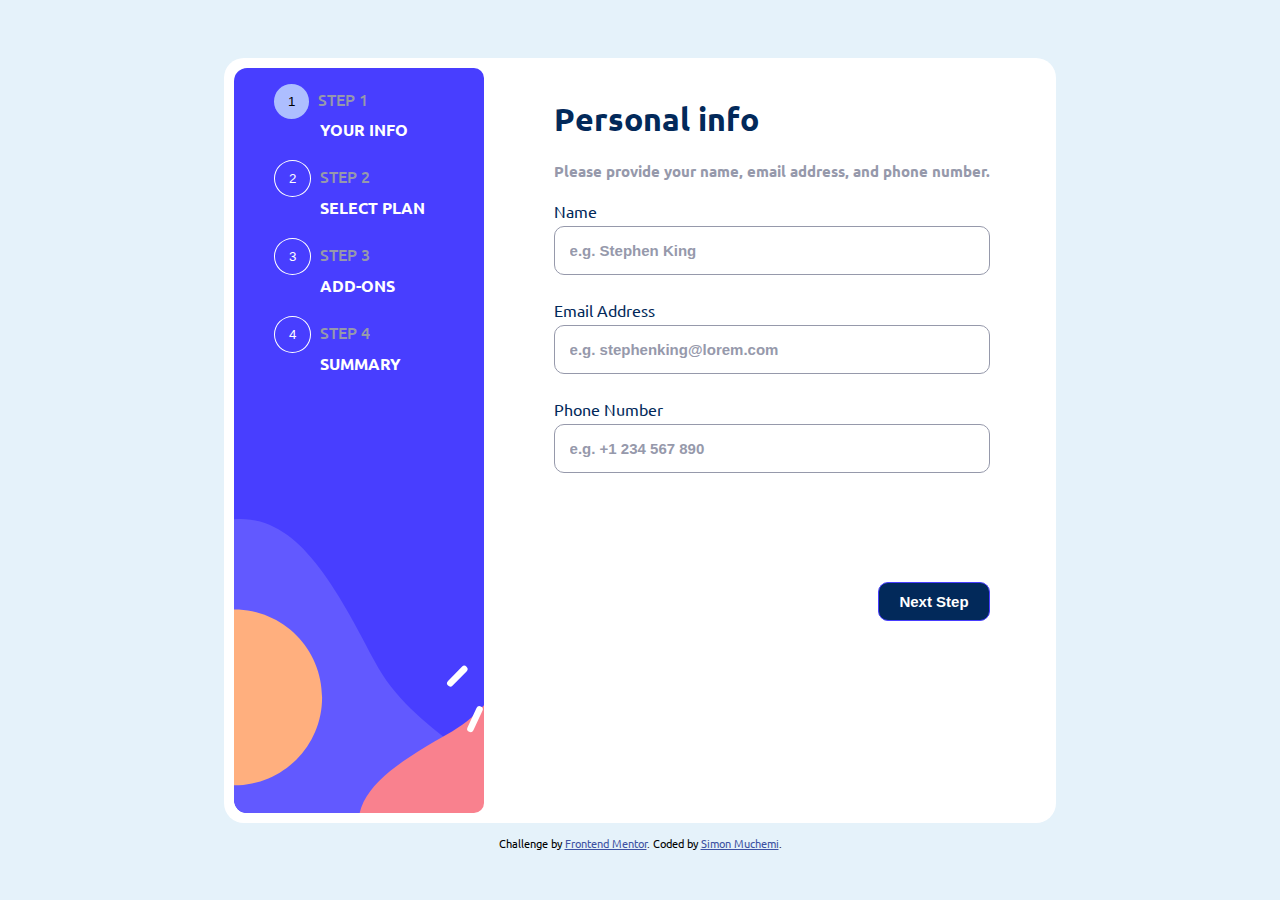
<file: index.html>
<!DOCTYPE html>
<html lang="en">
<head>
    <meta charset="UTF-8">
    <meta name="viewport" content="width=device-width, initial-scale=1.0">
    <!-- displays site properly based on user's device -->
    <link rel="stylesheet" href="https://fonts.googleapis.com/css2?family=Ubuntu">
    <link rel="icon" type="image/png" sizes="32x32" href="./assets/images/favicon-32x32.png">
    <link rel="stylesheet" href="/styles.css">
    <title>Frontend Mentor | Multi-step form</title>
</head>
<body>
<main>
    <div class="container">
        <div class="sidebar">
            <ul id="options">
                <li>
                    <button onclick="window.location.href = 'index.html';"
                            class="sidebar-button"
                            style="
                            border: none;
                            background-color: hsl(228, 100%, 84%);
                            color: black;
                        ">
                        1
                    </button>
                    <a class="grey">Step 1</a><br>
                    <a class="page-label">YOUR INFO</a><br>
                </li>
                <li>
                    <button onclick="window.location.href = '/select-plan.html';" class="sidebar-button">2</button>
                    <a class="grey">Step 2</a><br>
                    <a class="page-label">SELECT PLAN</a><br>
                </li>
                <li>
                    <button onclick="window.location.href = '/pick-add-ons.html';" class="sidebar-button">3</button>
                    <a class="grey">Step 3</a><br>
                    <a class="page-label">ADD-ONS</a><br>
                </li>
                <li>
                    <button onclick="window.location.href = '/summary.html';" class="sidebar-button">4</button>
                    <a class="grey">Step 4</a><br>
                    <a class="page-label">SUMMARY</a><br>
                </li>
            </ul>
        </div>
        <div class="myForm">
            <h1>Personal info</h1>
            <h3>Please provide your name, email address, and phone number.
            </h3>
            <form action="/select-plan.html">
                <label for="name">Name
                    <input id="name" type="text" placeholder="e.g. Stephen King">
                </label><br>
                <label for="email">Email Address
                    <input id="email" type="email" placeholder="e.g. stephenking@lorem.com">
                </label><br>
                <label for="telephone">Phone Number
                    <input id="telephone" type="tel" placeholder="e.g. +1 234 567 890">
                </label>
                <div class="button-container">
                    <button id="back" style="visibility: hidden;">Go Back</button>
                    <a href="/select-plan.html">
                        <button id="next">Next Step</button>
                    </a>
                </div>
            </form>
        </div>
    </div>
</main>
<div class="attribution">
    Challenge by <a href="https://www.frontendmentor.io?ref=challenge" target="_blank">Frontend Mentor</a>.
    Coded by <a href="https://github.com/SymonMuchemi" target="_blank">Simon Muchemi</a>.
</div>
</body>
</html>
</file>
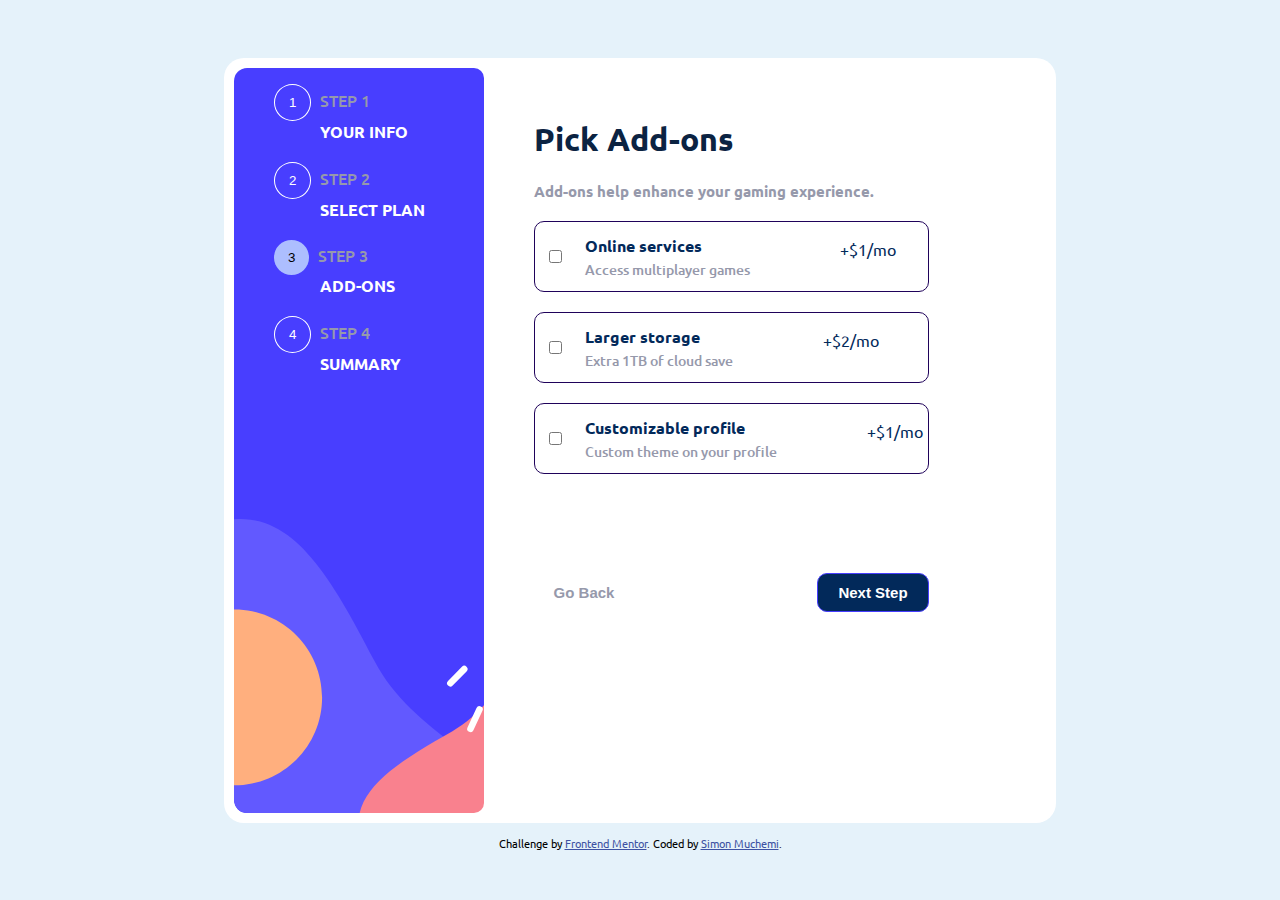
<file: pick-add-ons.html>
<!DOCTYPE html>
<html lang="en">
<head>
    <meta charset="UTF-8">
    <meta name="viewport" content="width=device-width, initial-scale=1.0">
    <!-- displays site properly based on user's device -->
    <link rel="stylesheet" href="https://fonts.googleapis.com/css2?family=Ubuntu">
    <link rel="icon" type="image/png" sizes="32x32" href="./assets/images/favicon-32x32.png">
    <link rel="stylesheet" href="styles.css">
    <script src="script.js" defer></script>
    <title>Frontend Mentor | Multi-step form</title>
</head>
<body>
<main>
    <div class="container">
        <div class="sidebar">
            <ul id="options">
                <li>
                    <button onclick="window.location.href = '/index.html';"
                            class="sidebar-button">
                        1
                    </button>
                    <a class="grey">Step 1</a><br>
                    <a class="page-label">YOUR INFO</a><br>
                </li>
                <li>
                    <button onclick="window.location.href = '/select-plan.html';"
                            class="sidebar-button"
                    >2
                    </button>
                    <a class="grey">Step 2</a><br>
                    <a class="page-label">SELECT PLAN</a><br>
                </li>
                <li>
                    <button onclick="window.location.href = '/pick-add-ons.html';"
                            class="sidebar-button"
                            style="
                            border: none;
                            background-color: hsl(228, 100%, 84%);
                            color: black;
                        "
                    >3
                    </button>
                    <a class="grey">Step 3</a><br>
                    <a class="page-label">ADD-ONS</a><br>
                </li>
                <li>
                    <button onclick="window.location.href = '/summary.html';" class="sidebar-button">4</button>
                    <a class="grey">Step 4</a><br>
                    <a class="page-label">SUMMARY</a><br>
                </li>
            </ul>
        </div>
        <div class="plan-container">
            <h1>Pick Add-ons</h1>
            <h3>Add-ons help enhance your gaming experience.</h3>
            <div class="add-ons">
                <label for="service" class="add-ons-label">
                    <input type="checkbox" name="online-service" id="service">
                    <div class="labels">
                        <p class="label-text">Online services</p>
                        <p class="cost">Access multiplayer games</p>
                    </div>
                    <span class="add-on-cost">+$1/mo</span>
                </label>
            </div>
            <div class="add-ons">
                <label for="storage" class="add-ons-label">
                    <input type="checkbox" name="online-service" id="storage">
                    <div class="labels">
                        <p class="label-text">Larger storage</p>
                        <p class="cost">Extra 1TB of cloud save</p>
                    </div>
                    <span class="add-on-cost">+$2/mo</span>
                </label>
            </div>
            <div class="add-ons">
                <label for="profile" class="add-ons-label">
                    <input type="checkbox" name="online-service" id="profile">
                    <div class="labels">
                        <p class="label-text">Customizable profile</p>
                        <p class="cost">Custom theme on your profile</p>
                    </div>
                    <span class="add-on-cost">+$1/mo</span>
                </label>
            </div>
            <div class="button-container">
                <button id="back" onclick="window.location.href = 'index.html'">Go Back</button>
                <button id="next">Next Step</button>
            </div>
        </div>
    </div>
</main>
<div class="attribution">
    Challenge by <a href="https://www.frontendmentor.io?ref=challenge" target="_blank">Frontend Mentor</a>.
    Coded by <a href="https://github.com/SymonMuchemi" target="_blank">Simon Muchemi</a>.
</div>
</body>
</html>
</file>
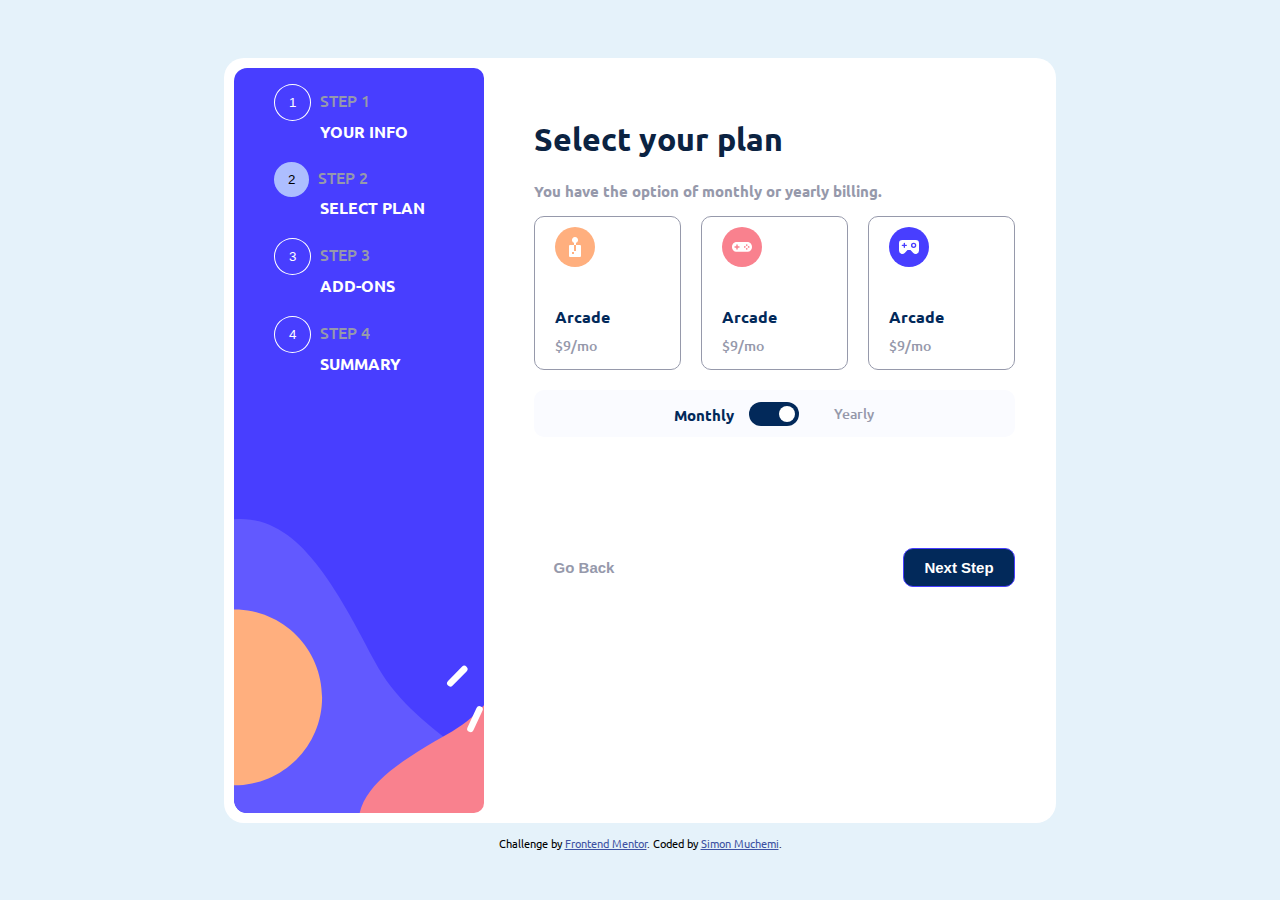
<file: select-plan.html>
<!DOCTYPE html>
<html lang="en">
<head>
    <meta charset="UTF-8">
    <meta name="viewport" content="width=device-width, initial-scale=1.0">
    <!-- displays site properly based on user's device -->
    <link rel="stylesheet" href="https://fonts.googleapis.com/css2?family=Ubuntu">
    <link rel="icon" type="image/png" sizes="32x32" href="./assets/images/favicon-32x32.png">
    <link rel="stylesheet" href="styles.css">
    <script src="script.js" defer></script>
    <title>Frontend Mentor | Multi-step form</title>
</head>
<body>
<main>
    <div class="container">
        <div class="sidebar">
            <ul id="options">
                <li>
                    <button onclick="window.location.href = 'index.html';"
                            class="sidebar-button">
                        1
                    </button>
                    <a class="grey">Step 1</a><br>
                    <a class="page-label">YOUR INFO</a><br>
                </li>
                <li>
                    <button onclick="window.location.href = 'select-plan.html';"
                            class="sidebar-button"
                            style="
                            border: none;
                            background-color: hsl(228, 100%, 84%);
                            color: black;
                        "
                    >2
                    </button>
                    <a class="grey">Step 2</a><br>
                    <a class="page-label">SELECT PLAN</a><br>
                </li>
                <li>
                    <button onclick="window.location.href = '/pick-add-ons.html';" class="sidebar-button">3</button>
                    <a class="grey">Step 3</a><br>
                    <a class="page-label">ADD-ONS</a><br>
                </li>
                <li>
                    <button onclick="window.location.href = '/summary.html';" class="sidebar-button">4</button>
                    <a class="grey">Step 4</a><br>
                    <a class="page-label">SUMMARY</a><br>
                </li>
            </ul>
        </div>
        <div class="plan-container">
            <h1>Select your plan</h1>
            <h3>You have the option of monthly or yearly billing.</h3>
            <section>
                <div class="tile" id="arcade-tab">
                    <img src="assets/images/icon-arcade.svg" alt="arcade icon" width="40" height="40">
                    <p class="label-text">Arcade</p>
                    <p class="cost">$9/mo</p>
                </div>
                <div class="tile" id="advanced-tab">
                    <img src="assets/images/icon-advanced.svg" alt="advance icon" width="40" height="40">
                    <p class="label-text">Arcade</p>
                    <p class="cost">$9/mo</p>
                </div>
                <div class="tile" id="pro-tab">
                    <img src="assets/images/icon-pro.svg" alt="pro icon" width="40" height="40">
                    <p class="label-text">Arcade</p>
                    <p class="cost">$9/mo</p>
                </div>
            </section>
            <div class="duration">
                <p class="label-text">Monthly</p>
                <label class="switch">
                    <input type="checkbox" checked>
                    <span class="slider round"></span>
                </label>
                <p class="cost">Yearly</p>
            </div>
            <div class="button-container">
                <button id="back" onclick="window.location.href = 'index.html'">Go Back</button>
                <button id="next">Next Step</button>
            </div>
        </div>
    </div>
</main>
<div class="attribution">
    Challenge by <a href="https://www.frontendmentor.io?ref=challenge" target="_blank">Frontend Mentor</a>.
    Coded by <a href="https://github.com/SymonMuchemi" target="_blank">Simon Muchemi</a>.
</div>
</body>
</html>
</file>
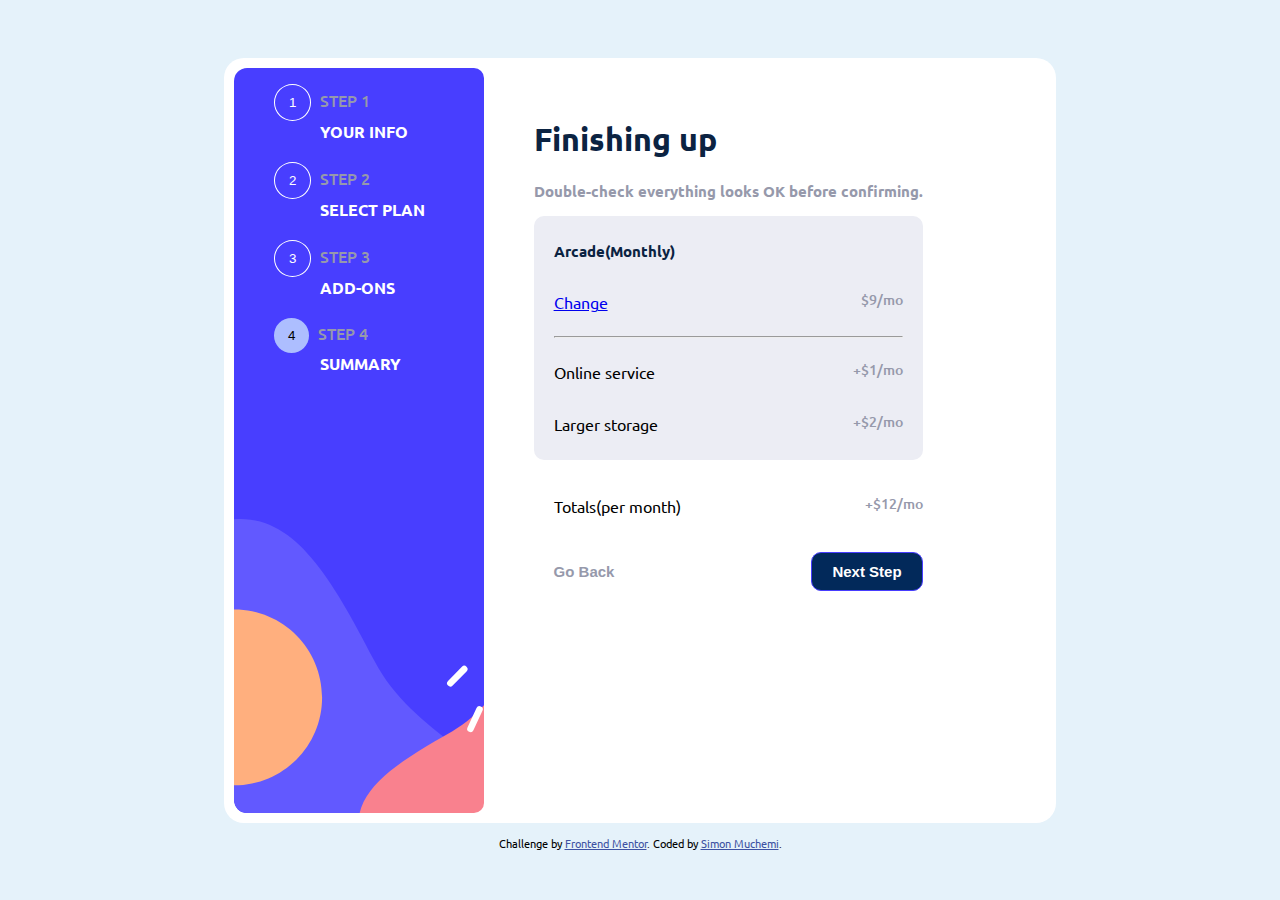
<file: summary.html>
<!DOCTYPE html>
<html lang="en">
<head>
    <meta charset="UTF-8">
    <meta name="viewport" content="width=device-width, initial-scale=1.0">
    <!-- displays site properly based on user's device -->
    <link rel="stylesheet" href="https://fonts.googleapis.com/css2?family=Ubuntu">
    <link rel="icon" type="image/png" sizes="32x32" href="./assets/images/favicon-32x32.png">
    <link rel="stylesheet" href="styles.css">
    <script src="script.js" defer></script>
    <title>Frontend Mentor | Multi-step form</title>
</head>
<body>
<main>
    <div class="container">
        <div class="sidebar">
            <ul id="options">
                <li>
                    <button onclick="window.location.href = '/index.html';"
                            class="sidebar-button">
                        1
                    </button>
                    <a class="grey">Step 1</a><br>
                    <a class="page-label">YOUR INFO</a><br>
                </li>
                <li>
                    <button onclick="window.location.href = '/select-plan.html';"
                            class="sidebar-button"
                    >2
                    </button>
                    <a class="grey">Step 2</a><br>
                    <a class="page-label">SELECT PLAN</a><br>
                </li>
                <li>
                    <button onclick="window.location.href = '/pick-add-ons.html';"
                            class="sidebar-button"
                    >3
                    </button>
                    <a class="grey">Step 3</a><br>
                    <a class="page-label">ADD-ONS</a><br>
                </li>
                <li>
                    <button onclick="window.location.href = '/summary.html';"
                            class="sidebar-button"
                            style="
                            border: none;
                            background-color: hsl(228, 100%, 84%);
                            color: black;
                        "
                    >4
                    </button>
                    <a class="grey">Step 4</a><br>
                    <a class="page-label">SUMMARY</a><br>
                </li>
            </ul>
        </div>
        <div class="plan-container">
            <h1>Finishing up</h1>
            <h3>Double-check everything looks OK before confirming.</h3>
            <div class="list">
                <h3>Arcade(Monthly)</h3>
                <div class="head">
                    <p><a href="#">Change</a></p>
                    <p class="cost">$9/mo</p>
                </div>
                <hr>
                <div class="items-list">
                    <div class="item">
                        <p>Online service</p>
                        <p class="cost">+$1/mo</p>
                    </div>
                    <div class="item">
                        <p>Larger storage</p>
                        <p class="cost">+$2/mo</p>
                    </div>
                </div>
            </div>
            <div class="totals">
                <p>Totals(per month)</p>
                <p class="cost">+$12/mo</p>
            </div>
            <div class="button-container" id="summary-buttons">
                <button id="back" onclick="window.location.href = 'index.html'">Go Back</button>
                <button id="next">Next Step</button>
            </div>
        </div>
    </div>
</main>
<div class="attribution">
    Challenge by <a href="https://www.frontendmentor.io?ref=challenge" target="_blank">Frontend Mentor</a>.
    Coded by <a href="https://github.com/SymonMuchemi" target="_blank">Simon Muchemi</a>.
</div>
</body>
</html>
</file>
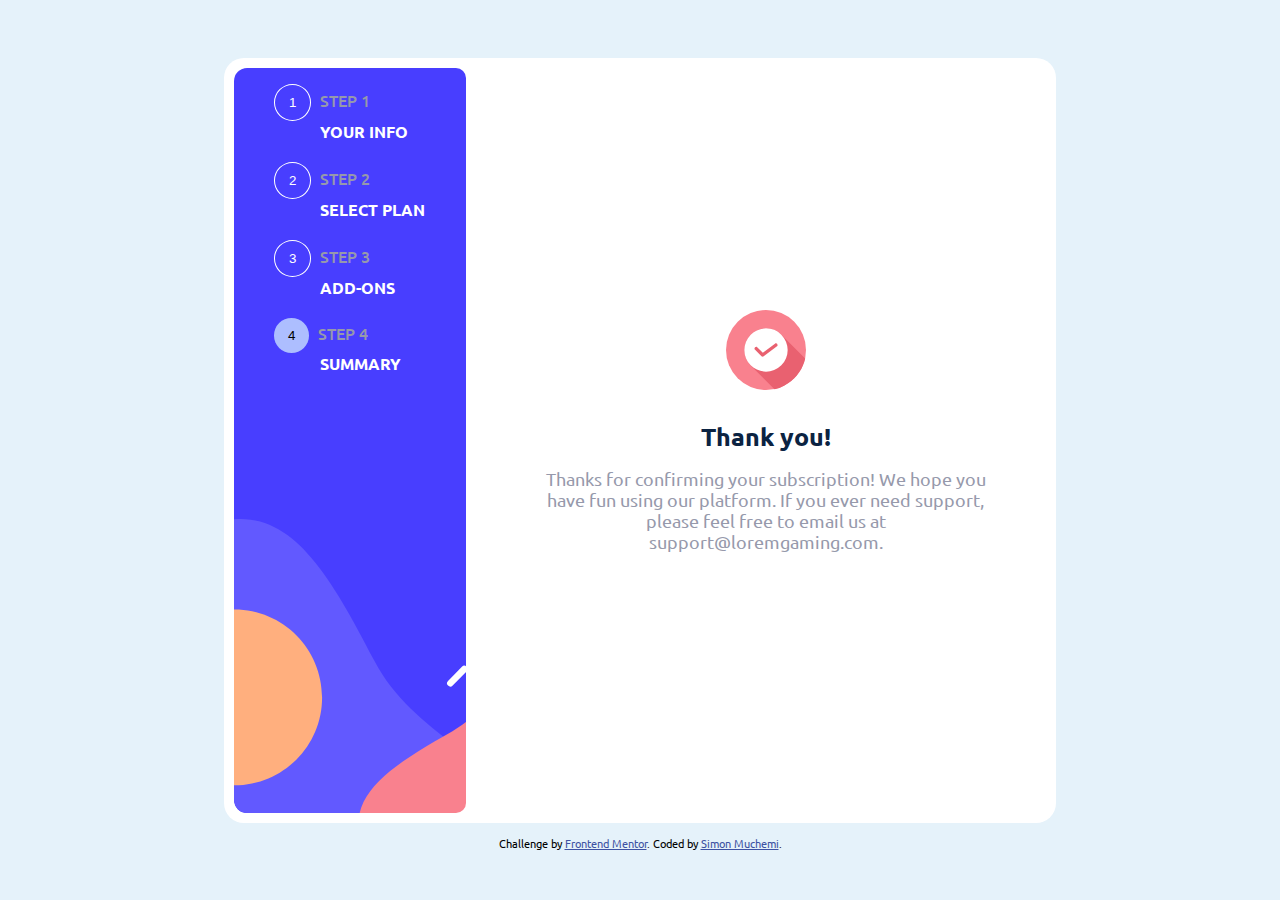
<file: thank-you-page.html>
<!DOCTYPE html>
<html lang="en">
<head>
    <meta charset="UTF-8">
    <meta name="viewport" content="width=device-width, initial-scale=1.0">
    <!-- displays site properly based on user's device -->
    <link rel="stylesheet" href="https://fonts.googleapis.com/css2?family=Ubuntu">
    <link rel="icon" type="image/png" sizes="32x32" href="./assets/images/favicon-32x32.png">
    <link rel="stylesheet" href="styles.css">
    <script src="script.js" defer></script>
    <title>Frontend Mentor | Multi-step form</title>
</head>
<body>
<main>
    <div class="container">
        <div class="sidebar">
            <ul id="options">
                <li>
                    <button onclick="window.location.href = '/index.html';"
                            class="sidebar-button">
                        1
                    </button>
                    <a class="grey">Step 1</a><br>
                    <a class="page-label">YOUR INFO</a><br>
                </li>
                <li>
                    <button onclick="window.location.href = '/select-plan.html';"
                            class="sidebar-button"
                    >2
                    </button>
                    <a class="grey">Step 2</a><br>
                    <a class="page-label">SELECT PLAN</a><br>
                </li>
                <li>
                    <button onclick="window.location.href = '/pick-add-ons.html';"
                            class="sidebar-button"
                    >3
                    </button>
                    <a class="grey">Step 3</a><br>
                    <a class="page-label">ADD-ONS</a><br>
                </li>
                <li>
                    <button onclick="window.location.href = '/summary.html';"
                            class="sidebar-button"
                            style="
                            border: none;
                            background-color: hsl(228, 100%, 84%);
                            color: black;
                        "
                    >4
                    </button>
                    <a class="grey">Step 4</a><br>
                    <a class="page-label">SUMMARY</a><br>
                </li>
            </ul>
        </div>
        <div class="message-container">
            <img src="assets/images/icon-thank-you.svg" width="80" height="80" alt="thank you icon">
            <h3>Thank you!</h3>
            <p class="message">
                Thanks for confirming your subscription! We hope you have fun
                using our platform. If you ever need support, please feel free
                to email us at support@loremgaming.com.
            </p>
        </div>
    </div>
</main>
<div class="attribution">
    Challenge by <a href="https://www.frontendmentor.io?ref=challenge" target="_blank">Frontend Mentor</a>.
    Coded by <a href="https://github.com/SymonMuchemi" target="_blank">Simon Muchemi</a>.
</div>
</body>
</html>
</file>
<file: styles.css>
.attribution {
    font-size: 11px;
    text-align: center;
}

.attribution a {
    color: hsl(228, 45%, 44%);
}

body {
    min-height: 100vh;
    margin: 0;
    display: flex;
    flex-direction: column;
    justify-content: center;
    align-items: center;
    font-family: Ubuntu, serif;
    background-color: hsl(204, 67%, 94%);
}

h1 {
    color: hsl(213, 72%, 15%);
}

.container {
    background-color: hsl(0, 0%, 100%);
    display: flex;
    flex-direction: row;
    margin: 10px;
    border-radius: 20px;
    height: 85vh;
    width: 65vw;
}

.sidebar {
    width: 30%;
    background: url("assets/images/bg-sidebar-desktop.svg") no-repeat;
    background-size: cover;
    border-radius: 10px;
    margin: 10px;
}

ul {
    list-style: none;
    align-items: baseline;
}

a {
    line-height: 20px;
}

li {
    margin-bottom: 20px;
}

.grey {
    color: hsl(231, 11%, 63%);
    text-transform: uppercase;
    font-weight: 500;
}

.page-label {
    margin-left: 46px;
    font-weight: 700;
    color: hsl(0, 0%, 100%);
}

.sidebar-button {
    color: hsl(0, 0%, 100%);
    padding: 10px 14px;
    font-weight: 500;
    border: 1px solid hsl(0, 0%, 100%);
    background: transparent;
    margin-right: 5px;
    border-radius: 50%;
}

.sidebar-button:hover {
    cursor: pointer;
}

/* Form styling*/
.myForm {
    padding: 20px 60px 20px 60px;
}

.myForm h1 {
    color: hsl(213, 96%, 18%);
}

h3 {
    font-size: 15px;
    color: hsl(231, 11%, 63%);
}

label {
    display: flex;
    flex-direction: column;
    line-height: 30px;
    color: hsl(213, 96%, 18%);
}

input[type=email], input[type=tel], input[type=text] {
    padding: 15px;
    border-radius: 10px;
    border: 1px solid hsl(231, 11%, 63%);
    font-size: 15px;
    font-weight: 600;
    color: hsl(213, 96%, 18%);
}

input:hover {
    border: 1px solid hsl(213, 96%, 18%);
}

input:focus {
    border: 1px solid hsl(213, 96%, 18%);
}

::placeholder {
    color: hsl(231, 11%, 63%);
    font-size: 15px;
    font-weight: 600;
}

.button-container {
    margin-top: 25%;
    display: flex;
    flex-direction: row;
    justify-content: space-between;
}

.button-container button {
    border-radius: 10px;
    padding: 10px 20px;
    border: none;
}

#next {
    border: 1px solid hsl(243, 100%, 62%);
    background-color: hsl(213, 96%, 18%);
    color: hsl(0, 0%, 100%);
    font-size: 15px;
    font-weight: 600;
}

#next:hover {
    cursor: pointer;
    background-color: hsl(243, 100%, 62%);
}

#back {
    font-size: 15px;
    color: hsl(231, 11%, 63%);
    background-color: transparent;
    font-weight: 600;
}

#back:hover {
    color: hsl(213, 72%, 15%);
    cursor: pointer;
}

.plan-container {
    margin: 40px;
}

.options {
    display: flex;
    flex-direction: row;
    gap: 5%;
    justify-content: space-between;
}

.selections {
    border: 1px solid hsl(231, 11%, 63%);
    border-radius: 10px;
    margin: 0;
    width: 10vw;
    padding-left: 15px;
    padding-top: 20px;
}

.label-text {
    color: hsl(213, 96%, 18%);
    font-weight: 600;
    margin-bottom: -5px;
}

.cost {
    font-size: 14px;
    font-weight: 500;
    color: hsl(231, 11%, 63%);
}

img {
    margin-bottom: 20px;
}

/*slider styling*/
.duration {
    display: flex;
    flex-direction: row;
    justify-content: center;
    vertical-align: center;
    background-color: hsl(231, 100%, 99%);
    border-radius: 10px;
    margin-top: 20px;
    margin-bottom: -10px;
    gap: 100px;
    font-size: 15px;
}

.switch {
    position: absolute;
    display: inline;
    width: 50px;
    height: 24px;
    margin-top: 12px;
}

.switch input {
    opacity: 0;
    width: 0;
    height: 0;
}

.slider {
    position: absolute;
    cursor: pointer;
    top: 0;
    left: 0;
    right: 0;
    bottom: 0;
    background-color: hsl(213, 96%, 18%);
    -webkit-transition: .4s;
    transition: .4s;
}

.slider:before {
    position: absolute;
    content: "";
    height: 16px;
    width: 16px;
    left: 4px;
    bottom: 4px;
    background-color: white;
    -webkit-transition: .4s;
    transition: .4s;
}

/*input:checked + .slider {*/
/*    background-color: #2196F3;*/
/*}*/

input:focus + .slider {
    box-shadow: 0 0 1px #2196F3;
}

input:checked + .slider:before {
    -webkit-transform: translateX(26px);
    -ms-transform: translateX(26px);
    transform: translateX(26px);
}

/* Rounded sliders */
.slider.round {
    border-radius: 34px;
}

.slider.round:before {
    border-radius: 50%;
}

section {
    display: flex;
    flex-direction: row;
    justify-content: space-between;
    gap: 20px;
}

.tile {
    border-radius: 10px;
    border: 1px solid hsl(231, 11%, 63%);
    padding: 10px 70px 0 20px;
    cursor: pointer;
}

/* TODO: change the background color when the checkbox is checked */
.add-ons-label {
    display: flex;
    flex-direction: row;
    /*justify-content: space-between;*/
    /*vertical-align: center;*/
    line-height: 15px;
    margin-top: 20px;
    padding-left: 10px;
    border: 1px solid hsl(260, 96%, 18%);
    border-radius: 10px;
    gap: 90px;

    .labels {
        margin-left: -70px;
    }
}

.add-ons-label:hover {
    cursor: pointer;
}

.add-on-cost {
    margin-right: 0;
    margin-top: 20px;
    padding-right: 5px;
    color: hsl(213, 96%, 18%);
}

.list {
    background-color: hsl(227, 27%, 94%);
    padding: 10px 20px 10px 20px;
    border-radius: 10px;

    & h3 {
        color: hsl(213, 72%, 15%);
    }

    & .head {
        display: flex;
        flex-direction: row;
        justify-content: space-between;
    }

    .items-list {
        display: flex;
        flex-direction: column;

        & .item {
            display: flex;
            flex-direction: row;
            justify-content: space-between;
        }
    }
}

.totals {
    display: flex;
    flex-direction: row;
    justify-content: space-between;
    padding-top: 20px;
    margin-left: 20px;
}

#summary-buttons {
    margin-top: 20px;
}

.message-container {
    display: flex;
    flex-direction: column;
    justify-content: center;
    align-items: center;
    margin: 20px;
    width: 70%;

    & p {
        text-align: center;
    }

    & h3 {
        color: hsl(213, 72%, 15%);
        font-size: 25px;
        font-weight: 600;
        margin-top: 10px;
    }

    .message {
        color: hsl(231, 11%, 63%);
        margin-left: 50px;
        margin-right: 50px;
        margin-top: -10px;
        font-size: 1.1rem;
    }
}
</file>
